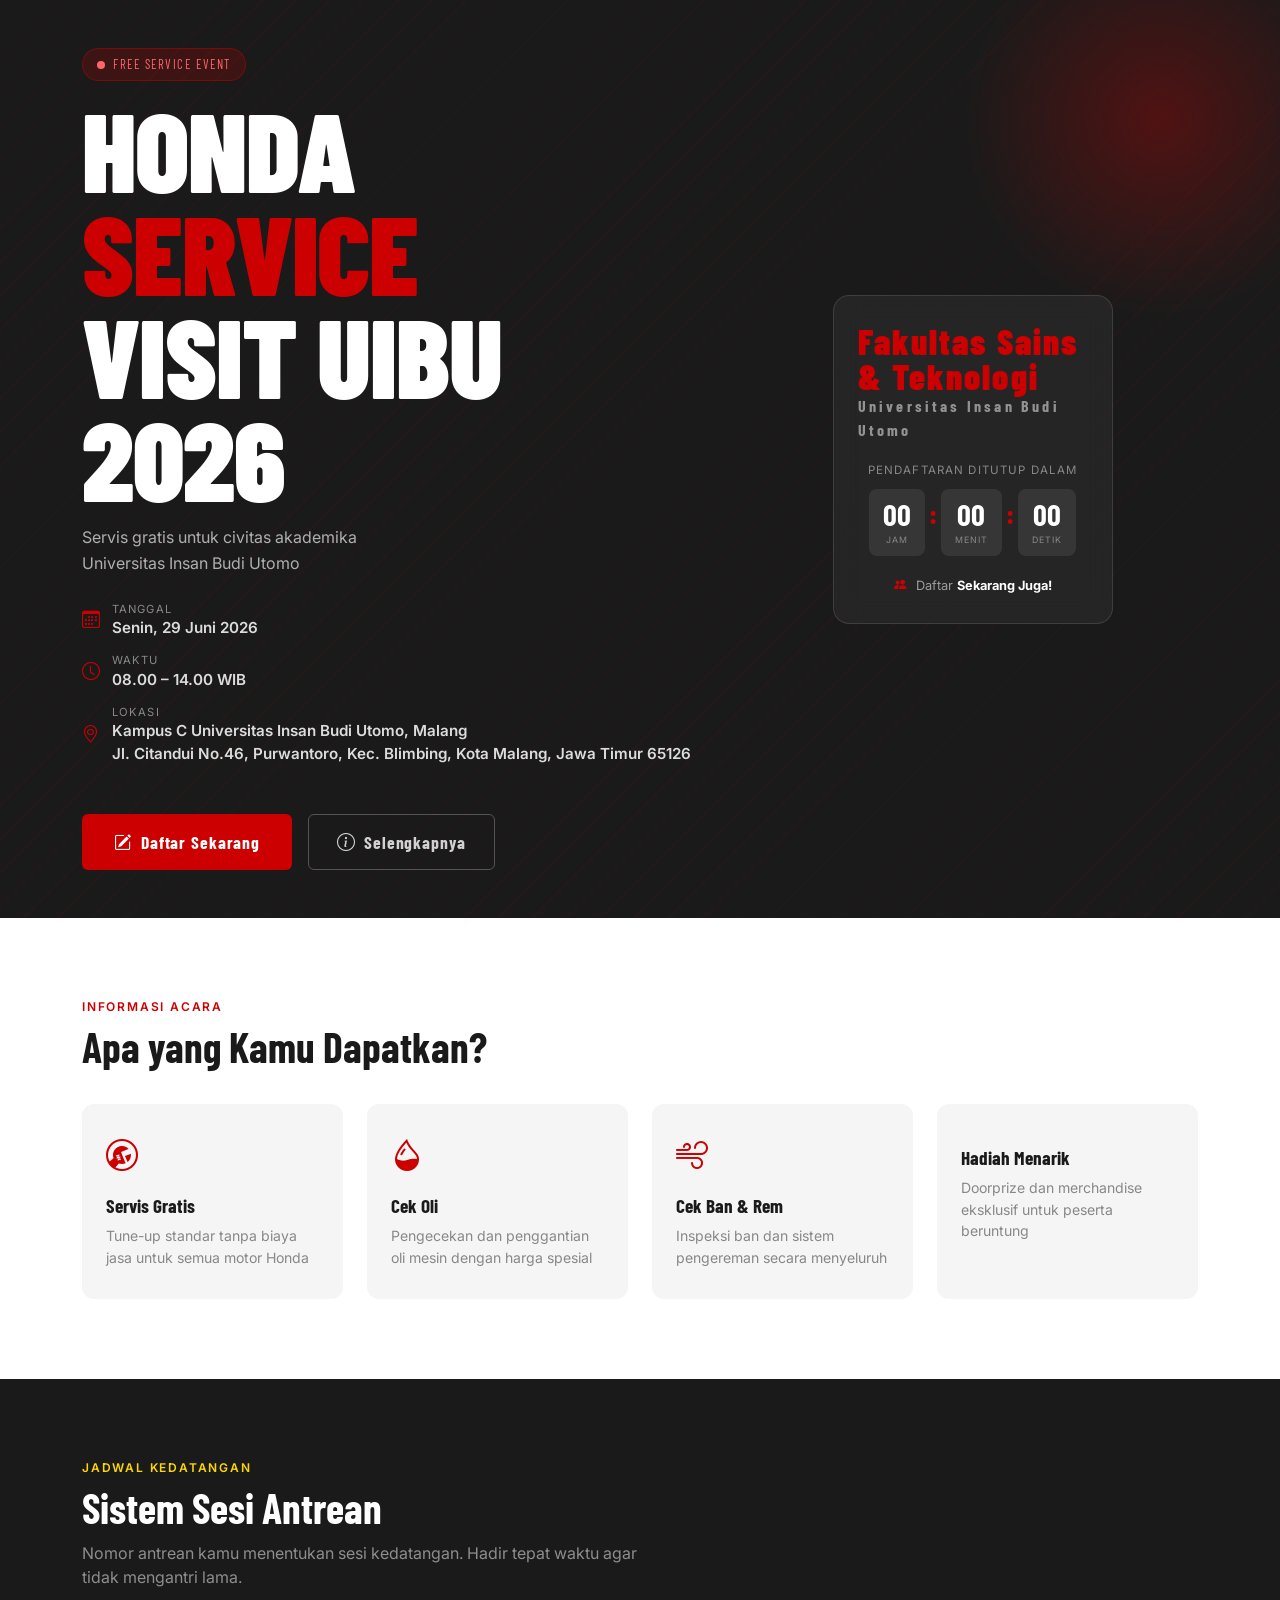
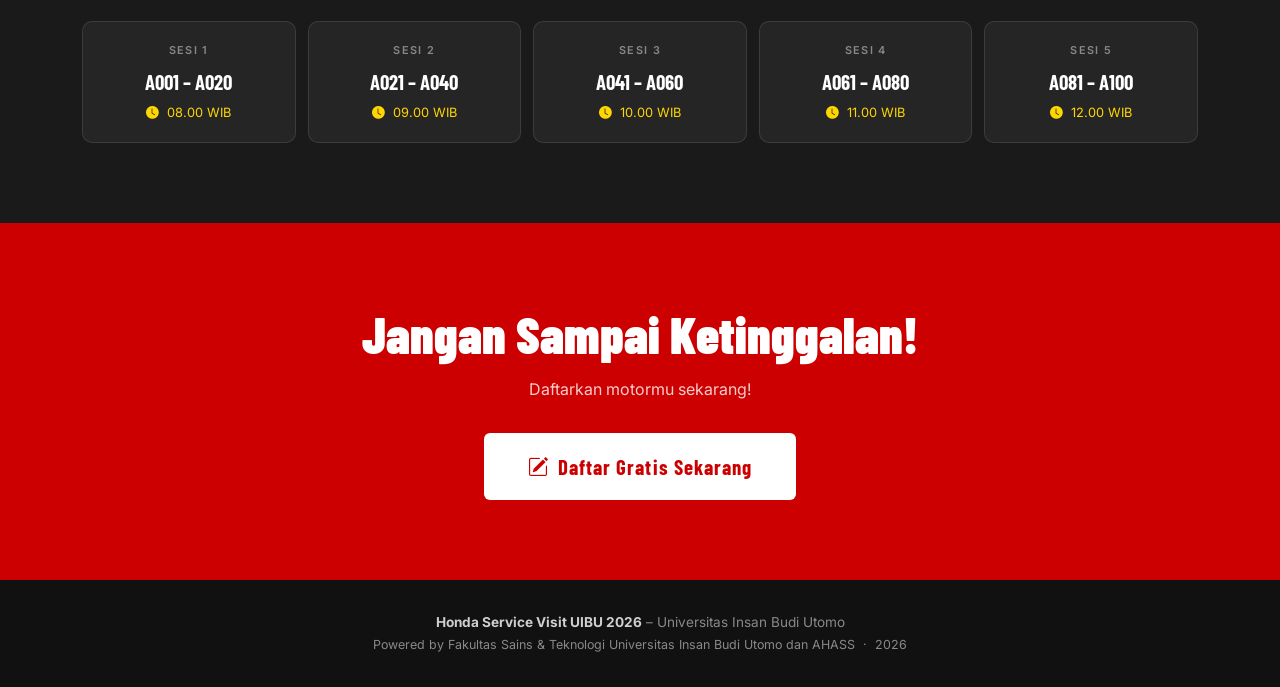
<file: index.html>
<!DOCTYPE html>
<html lang="id">
<head>
  <meta charset="UTF-8" />
  <meta name="viewport" content="width=device-width, initial-scale=1.0" />
  <title>Honda Service Visit – UIBU</title>
  <link rel="stylesheet" href="https://cdn.jsdelivr.net/npm/bootstrap@5.3.3/dist/css/bootstrap.min.css" />
  <link rel="stylesheet" href="https://cdn.jsdelivr.net/npm/bootstrap-icons@1.11.3/font/bootstrap-icons.min.css" />
  <link rel="preconnect" href="https://fonts.googleapis.com" />
  <link rel="preconnect" href="https://fonts.gstatic.com" crossorigin />
  <link href="https://fonts.googleapis.com/css2?family=Barlow+Condensed:wght@700;900&family=Inter:wght@400;500;600&display=swap" rel="stylesheet" />
  <link rel="stylesheet" href="assets/css/style.css" />
</head>
<body>

<!-- ═══════════════════ HERO ═══════════════════ -->
<header class="hero-section">
  <div class="hero-bg-overlay"></div>
  <div class="container position-relative z-1">
    <div class="row align-items-center min-vh-100 py-5">
      <div class="col-lg-7">
        <div class="badge-pill mb-3">
          <span class="dot"></span> FREE SERVICE EVENT
        </div>
        <h1 class="hero-title">
          HONDA<br>
          <span class="text-red">SERVICE</span><br>
          VISIT UIBU 2026
        </h1>
        <p class="hero-subtitle">Servis gratis untuk civitas akademika<br>Universitas Insan Budi Utomo</p>

        <div class="event-meta mt-4 mb-5">
          <div class="meta-item">
            <i class="bi bi-calendar3"></i>
            <div>
              <span class="meta-label">Tanggal</span>
              <span class="meta-value">Senin, 29 Juni 2026</span>
            </div>
          </div>
          <div class="meta-item">
            <i class="bi bi-clock"></i>
            <div>
              <span class="meta-label">Waktu</span>
              <span class="meta-value">08.00 – 14.00 WIB</span>
            </div>
          </div>
          <div class="meta-item">
            <i class="bi bi-geo-alt"></i>
            <div>
              <span class="meta-label">Lokasi</span>
              <span class="meta-value">Kampus C Universitas Insan Budi Utomo, Malang</span>
              <span class="meta-value">Jl. Citandui No.46, Purwantoro, Kec. Blimbing, Kota Malang, Jawa Timur 65126</span>
            </div>
          </div>
        </div>

        <div class="d-flex flex-wrap gap-3">
          <a href="register.html" class="btn-daftar">
            <i class="bi bi-pencil-square me-2"></i>Daftar Sekarang
          </a>
          <a href="#info" class="btn-info">
            <i class="bi bi-info-circle me-2"></i>Selengkapnya
          </a>
        </div>
      </div>

      <div class="col-lg-5 d-none d-lg-flex justify-content-center">
        <div class="hero-card">
          <div class="hero-card-inner">
            <div class="ahass-logo-mock">
              <span class="ahass-text">Fakultas Sains & Teknologi</span>
              <span class="wing-text">Universitas Insan Budi Utomo</span>
            </div>
            <div class="countdown-block">
              <p class="countdown-label">Pendaftaran Ditutup Dalam</p>
              <div class="countdown-digits" id="countdown">
                <div class="cd-unit"><span id="cd-h">00</span><small>JAM</small></div>
                <div class="cd-sep">:</div>
                <div class="cd-unit"><span id="cd-m">00</span><small>MENIT</small></div>
                <div class="cd-sep">:</div>
                <div class="cd-unit"><span id="cd-s">00</span><small>DETIK</small></div>
              </div>
            </div>
            <div class="quota-info">
              <i class="bi bi-people-fill"></i>
              Daftar <strong>Sekarang Juga!</strong>
            </div>
          </div>
        </div>
      </div>
    </div>
  </div>

  <!-- Mobile countdown -->
  <div class="mobile-countdown d-lg-none">
    <p class="countdown-label text-center mb-2">Pendaftaran Ditutup Dalam</p>
    <div class="countdown-digits justify-content-center" id="countdown-m">
      <div class="cd-unit"><span id="cd-hm">00</span><small>JAM</small></div>
      <div class="cd-sep">:</div>
      <div class="cd-unit"><span id="cd-mm">00</span><small>MENIT</small></div>
      <div class="cd-sep">:</div>
      <div class="cd-unit"><span id="cd-sm">00</span><small>DETIK</small></div>
    </div>
  </div>
</header>

<!-- ═══════════════════ INFO ═══════════════════ -->
<section id="info" class="info-section">
  <div class="container">
    <div class="section-eyebrow">Informasi Acara</div>
    <h2 class="section-title">Apa yang Kamu Dapatkan?</h2>

    <div class="row g-4 mt-2">
      <div class="col-sm-6 col-lg-3">
        <div class="feature-card">
          <div class="feature-icon">
            <i class="bi bi-wrench-adjustable-circle"></i>
          </div>
          <h5>Servis Gratis</h5>
          <p>Tune-up standar tanpa biaya jasa untuk semua motor Honda</p>
        </div>
      </div>
      <div class="col-sm-6 col-lg-3">
        <div class="feature-card">
          <div class="feature-icon">
            <i class="bi bi-droplet-half"></i>
          </div>
          <h5>Cek Oli</h5>
          <p>Pengecekan dan penggantian oli mesin dengan harga spesial</p>
        </div>
      </div>
      <div class="col-sm-6 col-lg-3">
        <div class="feature-card">
          <div class="feature-icon">
            <i class="bi bi-wind"></i>
          </div>
          <h5>Cek Ban & Rem</h5>
          <p>Inspeksi ban dan sistem pengereman secara menyeluruh</p>
        </div>
      </div>
      <div class="col-sm-6 col-lg-3">
        <div class="feature-card">
          <div class="feature-icon">
            <i class="bi bi-gift2"></i>
          </div>
          <h5>Hadiah Menarik</h5>
          <p>Doorprize dan merchandise eksklusif untuk peserta beruntung</p>
        </div>
      </div>
    </div>
  </div>
</section>

<!-- ═══════════════════ SESI ═══════════════════ -->
<section class="sesi-section">
  <div class="container">
    <div class="section-eyebrow">Jadwal Kedatangan</div>
    <h2 class="section-title">Sistem Sesi Antrean</h2>
    <p class="section-desc">Nomor antrean kamu menentukan sesi kedatangan. Hadir tepat waktu agar tidak mengantri lama.</p>

    <div class="sesi-grid">
      <div class="sesi-card sesi-a">
        <div class="sesi-badge">Sesi 1</div>
        <div class="sesi-range">A001 – A020</div>
        <div class="sesi-time"><i class="bi bi-clock-fill"></i> 08.00 WIB</div>
      </div>
      <div class="sesi-card sesi-b">
        <div class="sesi-badge">Sesi 2</div>
        <div class="sesi-range">A021 – A040</div>
        <div class="sesi-time"><i class="bi bi-clock-fill"></i> 09.00 WIB</div>
      </div>
      <div class="sesi-card sesi-c">
        <div class="sesi-badge">Sesi 3</div>
        <div class="sesi-range">A041 – A060</div>
        <div class="sesi-time"><i class="bi bi-clock-fill"></i> 10.00 WIB</div>
      </div>
      <div class="sesi-card sesi-d">
        <div class="sesi-badge">Sesi 4</div>
        <div class="sesi-range">A061 – A080</div>
        <div class="sesi-time"><i class="bi bi-clock-fill"></i> 11.00 WIB</div>
      </div>
      <div class="sesi-card sesi-e">
        <div class="sesi-badge">Sesi 5</div>
        <div class="sesi-range">A081 – A100</div>
        <div class="sesi-time"><i class="bi bi-clock-fill"></i> 12.00 WIB</div>
      </div>
    </div>
  </div>
</section>

<!-- ═══════════════════ CTA ═══════════════════ -->
<section class="cta-section">
  <div class="container text-center">
    <h2 class="cta-title">Jangan Sampai Ketinggalan!</h2>
    <p class="cta-desc">Daftarkan motormu sekarang!</p>
    <a href="register.html" class="btn-daftar btn-daftar-lg">
      <i class="bi bi-pencil-square me-2"></i>Daftar Gratis Sekarang
    </a>
  </div>
</section>

<!-- ═══════════════════ FOOTER ═══════════════════ -->
<footer class="site-footer">
  <div class="container text-center">
    <p class="mb-1">
      <strong>Honda Service Visit UIBU 2026</strong> – Universitas Insan Budi Utomo
    </p>
    <p class="footer-sub">Powered by Fakultas Sains & Teknologi Universitas Insan Budi Utomo dan AHASS &nbsp;·&nbsp; 2026</p>
  </div>
</footer>

<script src="https://cdn.jsdelivr.net/npm/bootstrap@5.3.3/dist/js/bootstrap.bundle.min.js"></script>
<script src="assets/js/app.js"></script>
</body>
</html>
</file>
<file: assets/css/style.css>
/* ─────────────────────────────────────────────
   HONDA SERVICE VISIT – style.css
   Palette:
     Red      #CC0000
     Dark     #1A1A1A
     White    #FFFFFF
     Yellow   #FFD700  (antrean accent)
     Gray-bg  #F5F5F5
     Gray-mid #888888
   ───────────────────────────────────────────── */

:root {
  --red:     #CC0000;
  --red-dk:  #990000;
  --dark:    #1A1A1A;
  --yellow:  #FFD700;
  --white:   #FFFFFF;
  --gray-bg: #F5F5F5;
  --gray-mid:#888888;
  --font-disp: 'Barlow Condensed', sans-serif;
  --font-body: 'Inter', sans-serif;
  --font-mono: 'Share Tech Mono', monospace;
}

*, *::before, *::after { box-sizing: border-box; }

body {
  font-family: var(--font-body);
  background: var(--gray-bg);
  color: var(--dark);
  margin: 0;
}

/* ══════════════════════════════════════════════
   HERO
══════════════════════════════════════════════ */
.hero-section {
  background: var(--dark);
  position: relative;
  overflow: hidden;
}

.hero-bg-overlay {
  position: absolute;
  inset: 0;
  background:
    repeating-linear-gradient(
      -45deg,
      rgba(204,0,0,.07) 0px,
      rgba(204,0,0,.07) 1px,
      transparent 1px,
      transparent 24px
    );
  z-index: 0;
}

.hero-section::before {
  content: '';
  position: absolute;
  top: -80px; right: -80px;
  width: 400px; height: 400px;
  background: radial-gradient(circle, rgba(204,0,0,.3) 0%, transparent 70%);
  z-index: 0;
}

.z-1 { position: relative; z-index: 1; }

.badge-pill {
  display: inline-flex;
  align-items: center;
  gap: 8px;
  background: rgba(204,0,0,.2);
  border: 1px solid rgba(204,0,0,.4);
  color: #ff6666;
  font-family: var(--font-disp);
  font-size: .8rem;
  letter-spacing: .12em;
  padding: 6px 14px;
  border-radius: 999px;
}
.dot {
  width: 8px; height: 8px;
  background: #ff6666;
  border-radius: 50%;
  animation: pulse 1.5s ease-in-out infinite;
}
@keyframes pulse {
  0%,100% { opacity: 1; transform: scale(1); }
  50% { opacity: .5; transform: scale(.7); }
}

.hero-title {
  font-family: var(--font-disp);
  font-weight: 900;
  font-size: clamp(3.5rem, 10vw, 7rem);
  line-height: .92;
  color: var(--white);
  letter-spacing: -.01em;
  margin: 0;
}
.hero-title .text-red { color: var(--red); }

.hero-subtitle {
  color: rgba(255,255,255,.65);
  font-size: 1rem;
  line-height: 1.6;
  margin-top: 1rem;
}

/* Event meta */
.event-meta {
  display: flex;
  flex-direction: column;
  gap: 12px;
}
.meta-item {
  display: flex;
  align-items: center;
  gap: 12px;
  color: rgba(255,255,255,.85);
}
.meta-item i {
  font-size: 1.1rem;
  color: var(--red);
  flex-shrink: 0;
}
.meta-item div {
  display: flex;
  flex-direction: column;
}
.meta-label {
  font-size: .7rem;
  letter-spacing: .1em;
  text-transform: uppercase;
  color: var(--gray-mid);
}
.meta-value {
  font-weight: 600;
  font-size: .95rem;
}

/* Buttons */
.btn-daftar {
  display: inline-flex;
  align-items: center;
  background: var(--red);
  color: var(--white);
  font-family: var(--font-disp);
  font-weight: 700;
  font-size: 1.1rem;
  letter-spacing: .05em;
  padding: 14px 32px;
  border-radius: 6px;
  text-decoration: none;
  border: none;
  cursor: pointer;
  transition: background .2s, transform .15s;
}
.btn-daftar:hover {
  background: var(--red-dk);
  color: var(--white);
  transform: translateY(-2px);
}
.btn-daftar-lg { font-size: 1.3rem; padding: 18px 44px; }

.btn-info {
  display: inline-flex;
  align-items: center;
  background: transparent;
  color: rgba(255,255,255,.8);
  font-family: var(--font-disp);
  font-weight: 700;
  font-size: 1.1rem;
  letter-spacing: .05em;
  padding: 14px 28px;
  border-radius: 6px;
  text-decoration: none;
  border: 1px solid rgba(255,255,255,.25);
  transition: border-color .2s, color .2s;
}
.btn-info:hover {
  border-color: rgba(255,255,255,.6);
  color: var(--white);
}

/* Hero card */
.hero-card {
  width: 280px;
}
.hero-card-inner {
  background: rgba(255,255,255,.05);
  border: 1px solid rgba(255,255,255,.12);
  border-radius: 16px;
  padding: 28px 24px;
  backdrop-filter: blur(12px);
}

.ahass-logo-mock {
  display: flex;
  flex-direction: column;
  align-items: center;
  margin-bottom: 20px;
}
.ahass-text {
  font-family: var(--font-disp);
  font-weight: 900;
  font-size: 2.2rem;
  color: var(--red);
  letter-spacing: .06em;
  line-height: 1;
}
.wing-text {
  font-family: var(--font-disp);
  font-weight: 700;
  font-size: 1rem;
  color: rgba(255,255,255,.5);
  letter-spacing: .2em;
}

/* Countdown */
.countdown-block { text-align: center; margin-bottom: 20px; }
.countdown-label {
  font-size: .72rem;
  letter-spacing: .1em;
  text-transform: uppercase;
  color: var(--gray-mid);
  margin-bottom: 10px;
}
.countdown-digits {
  display: flex;
  align-items: center;
  justify-content: center;
  gap: 4px;
}
.cd-unit {
  display: flex;
  flex-direction: column;
  align-items: center;
  background: rgba(255,255,255,.08);
  border-radius: 8px;
  padding: 10px 14px;
}
.cd-unit span {
  font-family: var(--font-disp);
  font-weight: 700;
  font-size: 1.9rem;
  color: var(--white);
  line-height: 1;
  min-width: 2ch;
  text-align: center;
}
.cd-unit small {
  font-size: .55rem;
  letter-spacing: .12em;
  color: var(--gray-mid);
  margin-top: 3px;
}
.cd-sep {
  font-family: var(--font-disp);
  font-weight: 900;
  font-size: 1.6rem;
  color: var(--red);
  margin-bottom: 14px;
}

.quota-info {
  text-align: center;
  font-size: .8rem;
  color: rgba(255,255,255,.55);
}
.quota-info i { color: var(--red); margin-right: 5px; }
.quota-info strong { color: var(--white); }

/* Mobile countdown */
.mobile-countdown {
  background: rgba(255,255,255,.05);
  border-top: 1px solid rgba(255,255,255,.1);
  padding: 20px 16px 28px;
}
.mobile-countdown .countdown-label { color: rgba(255,255,255,.5); }

/* ══════════════════════════════════════════════
   SECTIONS
══════════════════════════════════════════════ */
.section-eyebrow {
  font-size: .75rem;
  font-weight: 600;
  letter-spacing: .15em;
  text-transform: uppercase;
  color: var(--red);
  margin-bottom: 6px;
}
.section-title {
  font-family: var(--font-disp);
  font-weight: 700;
  font-size: clamp(1.8rem, 4vw, 2.6rem);
  color: var(--dark);
  margin: 0;
}
.section-desc {
  color: var(--gray-mid);
  max-width: 560px;
  margin-top: 8px;
}

/* Info section */
.info-section {
  padding: 80px 0;
  background: var(--white);
}

.feature-card {
  background: var(--gray-bg);
  border-radius: 12px;
  padding: 28px 24px;
  height: 100%;
  transition: transform .2s, box-shadow .2s;
  border-bottom: 3px solid transparent;
}
.feature-card:hover {
  transform: translateY(-4px);
  box-shadow: 0 12px 32px rgba(0,0,0,.08);
  border-bottom-color: var(--red);
}
.feature-icon {
  font-size: 2rem;
  color: var(--red);
  margin-bottom: 14px;
}
.feature-card h5 {
  font-family: var(--font-disp);
  font-weight: 700;
  font-size: 1.2rem;
  margin-bottom: 8px;
}
.feature-card p {
  color: var(--gray-mid);
  font-size: .88rem;
  margin: 0;
}

/* Sesi section */
.sesi-section {
  padding: 80px 0;
  background: var(--dark);
}
.sesi-section .section-eyebrow { color: var(--yellow); }
.sesi-section .section-title { color: var(--white); }
.sesi-section .section-desc { color: rgba(255,255,255,.5); }

.sesi-grid {
  display: flex;
  flex-wrap: wrap;
  gap: 12px;
  margin-top: 32px;
}
.sesi-card {
  flex: 1 1 150px;
  background: rgba(255,255,255,.05);
  border: 1px solid rgba(255,255,255,.1);
  border-radius: 10px;
  padding: 20px 16px;
  text-align: center;
  transition: background .2s;
}
.sesi-card:hover { background: rgba(255,255,255,.1); }

.sesi-badge {
  font-size: .68rem;
  letter-spacing: .12em;
  font-weight: 600;
  text-transform: uppercase;
  color: var(--gray-mid);
  margin-bottom: 8px;
}
.sesi-range {
  font-family: var(--font-disp);
  font-weight: 700;
  font-size: 1.3rem;
  color: var(--white);
  margin-bottom: 6px;
}
.sesi-time {
  font-size: .8rem;
  color: var(--yellow);
}
.sesi-time i { margin-right: 4px; }

/* CTA */
.cta-section {
  padding: 80px 0;
  background: var(--red);
}
.cta-title {
  font-family: var(--font-disp);
  font-weight: 900;
  font-size: clamp(2rem, 5vw, 3.2rem);
  color: var(--white);
  margin-bottom: 12px;
}
.cta-desc {
  color: rgba(255,255,255,.8);
  font-size: 1rem;
  margin-bottom: 32px;
}
.cta-section .btn-daftar {
  background: var(--white);
  color: var(--red);
}
.cta-section .btn-daftar:hover {
  background: rgba(255,255,255,.9);
  color: var(--red-dk);
}

/* Footer */
.site-footer {
  background: #111;
  color: rgba(255,255,255,.5);
  padding: 32px 0;
  font-size: .85rem;
}
.site-footer strong { color: rgba(255,255,255,.8); }
.footer-sub { font-size: .78rem; margin: 0; }

/* ══════════════════════════════════════════════
   REGISTER PAGE
══════════════════════════════════════════════ */
.register-page {
  background: var(--gray-bg);
  min-height: 100vh;
}

.register-wrap {
  max-width: 700px;
  margin: 0 auto;
  padding-bottom: 60px;
}

.register-header {
  background: var(--dark);
  padding: 16px 20px 20px;
  position: sticky;
  top: 0;
  z-index: 100;
  display: flex;
  flex-direction: column;
  gap: 4px;
}

.back-link {
  color: rgba(255,255,255,.5);
  text-decoration: none;
  font-size: .82rem;
  display: flex;
  align-items: center;
  gap: 6px;
  transition: color .2s;
}
.back-link:hover { color: var(--white); }

.register-logo {
  display: flex;
  align-items: center;
  gap: 10px;
}
.ahass-text-sm {
  font-family: var(--font-disp);
  font-weight: 900;
  font-size: 1.3rem;
  color: var(--red);
  letter-spacing: .06em;
}
.reg-title-top {
  font-family: var(--font-disp);
  font-weight: 700;
  font-size: 1.1rem;
  color: rgba(255,255,255,.9);
  letter-spacing: .04em;
}
.reg-step-label {
  font-size: .72rem;
  letter-spacing: .12em;
  text-transform: uppercase;
  color: var(--gray-mid);
}

/* Form card */
.form-card {
  background: var(--white);
  border-radius: 16px;
  padding: 32px 28px;
  margin-top: 24px;
  box-shadow: 0 4px 24px rgba(0,0,0,.06);
}

.form-section-title {
  font-family: var(--font-disp);
  font-weight: 700;
  font-size: 1.1rem;
  color: var(--dark);
  letter-spacing: .04em;
  margin-bottom: 16px;
  display: flex;
  align-items: center;
  gap: 10px;
  padding-bottom: 10px;
  border-bottom: 2px solid var(--gray-bg);
}
.form-section-num {
  background: var(--red);
  color: var(--white);
  font-family: var(--font-disp);
  font-weight: 700;
  font-size: .85rem;
  width: 28px; height: 28px;
  display: inline-flex;
  align-items: center;
  justify-content: center;
  border-radius: 50%;
}

/* Status radio */
.status-radio-group {
  display: flex;
  gap: 10px;
  flex-wrap: wrap;
}
.status-radio-label {
  cursor: pointer;
  flex: 1 1 100px;
}
.status-radio-label input[type=radio] { display: none; }
.status-radio-label span {
  display: flex;
  flex-direction: column;
  align-items: center;
  gap: 6px;
  padding: 14px 10px;
  border: 2px solid #ddd;
  border-radius: 10px;
  font-size: .85rem;
  font-weight: 500;
  color: var(--gray-mid);
  transition: all .2s;
  text-align: center;
}
.status-radio-label span i {
  font-size: 1.4rem;
  display: block;
}
.status-radio-label input:checked + span {
  border-color: var(--red);
  background: rgba(204,0,0,.06);
  color: var(--red);
}

/* Plat styling */
.form-control-plat {
  font-family: var(--font-disp);
  font-weight: 700;
  font-size: 1.3rem;
  letter-spacing: .08em;
  text-transform: uppercase;
}

/* Alert note */
.alert-note {
  background: rgba(204,0,0,.06);
  border: none;
  border-left: 4px solid var(--red);
  border-radius: 6px;
  color: var(--dark);
  font-size: .85rem;
}
.alert-note i { color: var(--red); }

/* form note */
.form-note {
  color: var(--gray-mid);
  font-size: .78rem;
}
.form-note i { color: #4CAF50; }

/* Bootstrap overrides */
.form-control:focus, .form-select:focus {
  border-color: var(--red);
  box-shadow: 0 0 0 3px rgba(204,0,0,.12);
}
.form-label {
  font-weight: 500;
  font-size: .88rem;
  margin-bottom: 6px;
}
.text-red { color: var(--red); }

/* ══════════════════════════════════════════════
   SUCCESS / TICKET PAGE
══════════════════════════════════════════════ */
.success-page {
  background: var(--gray-bg);
  min-height: 100vh;
}
.success-wrap {
  max-width: 520px;
  margin: 0 auto;
  padding-bottom: 60px;
  position: relative;
}

#confetti-canvas {
  position: fixed;
  top: 0; left: 0;
  width: 100%; height: 100%;
  pointer-events: none;
  z-index: 999;
}

.success-topbar {
  background: var(--dark);
  display: flex;
  align-items: center;
  justify-content: space-between;
  padding: 14px 20px;
}
.success-topbar-title {
  font-family: var(--font-disp);
  font-size: .9rem;
  font-weight: 700;
  color: rgba(255,255,255,.7);
  letter-spacing: .04em;
}

.success-banner {
  display: flex;
  align-items: center;
  gap: 16px;
  padding: 24px 20px;
}
.success-icon {
  font-size: 2.5rem;
  color: #4CAF50;
  flex-shrink: 0;
}
.success-title {
  font-family: var(--font-disp);
  font-weight: 700;
  font-size: 1.6rem;
  color: var(--dark);
  margin: 0;
}
.success-sub {
  color: var(--gray-mid);
  font-size: .85rem;
  margin: 0;
}

/* ════════ TIKET ════════ */
.ticket-wrapper {
  background: var(--white);
  border-radius: 16px;
  overflow: hidden;
  box-shadow: 0 8px 40px rgba(0,0,0,.14);
  margin: 0 16px;
}

.ticket-head {
  background: var(--dark);
  display: flex;
  justify-content: space-between;
  align-items: center;
  padding: 18px 24px;
}
.ticket-brand {
  display: flex;
  flex-direction: column;
}
.ticket-ahass {
  font-family: var(--font-disp);
  font-weight: 900;
  font-size: 1.8rem;
  color: var(--red);
  letter-spacing: .06em;
  line-height: 1;
}
.ticket-event {
  font-family: var(--font-disp);
  font-weight: 700;
  font-size: .95rem;
  color: rgba(255,255,255,.8);
  letter-spacing: .08em;
}
.ticket-uibu {
  font-size: .75rem;
  color: var(--gray-mid);
  letter-spacing: .1em;
}

/* THE SIGNATURE — Queue Number Display */
.queue-block {
  background: var(--dark);
  text-align: center;
  padding: 20px 24px 28px;
}
.queue-label {
  font-size: .65rem;
  letter-spacing: .2em;
  text-transform: uppercase;
  color: var(--gray-mid);
  margin-bottom: 6px;
}
.queue-number {
  font-family: var(--font-disp);
  font-weight: 900;
  font-size: clamp(4.5rem, 18vw, 7rem);
  color: var(--yellow);
  line-height: 1;
  letter-spacing: .02em;
  text-shadow: 0 0 40px rgba(255,215,0,.3);
  animation: glow 2s ease-in-out infinite alternate;
}
@keyframes glow {
  from { text-shadow: 0 0 20px rgba(255,215,0,.2); }
  to   { text-shadow: 0 0 50px rgba(255,215,0,.5); }
}
.queue-sesi {
  font-size: .78rem;
  color: rgba(255,255,255,.5);
  margin-top: 8px;
}

/* Perforation */
.ticket-perforation {
  display: flex;
  align-items: center;
  background: var(--gray-bg);
  padding: 0 -20px;
}
.perf-circle {
  width: 24px; height: 24px;
  background: var(--gray-bg);
  border-radius: 50%;
  flex-shrink: 0;
}
.perf-circle.perf-left { margin-left: -12px; }
.perf-circle.perf-right { margin-right: -12px; }
.perf-line {
  flex: 1;
  border-top: 2px dashed #ddd;
  margin: 0 8px;
}

/* Ticket body */
.ticket-body {
  padding: 20px 24px;
  display: flex;
  gap: 20px;
  align-items: flex-start;
}

.ticket-info-grid {
  flex: 1;
  display: grid;
  grid-template-columns: 1fr 1fr;
  gap: 14px 12px;
}
.ticket-info-item {
  display: flex;
  flex-direction: column;
  gap: 2px;
}
.ti-label {
  font-size: .65rem;
  letter-spacing: .1em;
  text-transform: uppercase;
  color: var(--gray-mid);
}
.ti-value {
  font-weight: 600;
  font-size: .88rem;
  color: var(--dark);
  word-break: break-word;
}

/* QR */
.qr-block {
  flex-shrink: 0;
  text-align: center;
}
#qrcode {
  width: 100px;
  height: 100px;
}
#qrcode img, #qrcode canvas {
  width: 100px !important;
  height: 100px !important;
  display: block;
}
.qr-caption {
  font-size: .6rem;
  color: var(--gray-mid);
  margin-top: 6px;
  max-width: 80px;
  line-height: 1.3;
}

.ticket-footer {
  background: var(--gray-bg);
  padding: 12px 24px;
  border-top: 1px solid #eee;
}
.ticket-date {
  font-size: .78rem;
  color: var(--gray-mid);
}
.ticket-date i { color: var(--red); margin-right: 3px; }

/* Sesi info card */
.sesi-info-card {
  display: flex;
  align-items: center;
  gap: 14px;
  margin: 16px 16px 0;
  background: rgba(255,215,0,.1);
  border: 1px solid rgba(255,215,0,.4);
  border-radius: 10px;
  padding: 16px 18px;
}
.sesi-info-icon {
  font-size: 1.6rem;
  color: var(--yellow);
  flex-shrink: 0;
}
.sesi-info-title {
  font-weight: 600;
  font-size: .88rem;
  color: var(--dark);
  margin-bottom: 2px;
}
.sesi-info-desc {
  font-size: .78rem;
  color: var(--gray-mid);
}

/* Action buttons */
.action-buttons {
  display: flex;
  gap: 10px;
  padding: 16px 16px 0;
  flex-wrap: wrap;
}
.btn-action {
  flex: 1 1 120px;
  display: inline-flex;
  align-items: center;
  justify-content: center;
  padding: 12px 16px;
  border-radius: 8px;
  font-size: .88rem;
  font-weight: 600;
  text-decoration: none;
  border: none;
  cursor: pointer;
  transition: transform .15s, opacity .15s;
}
.btn-action:hover { transform: translateY(-2px); opacity: .9; }

.btn-screenshot { background: var(--red); color: var(--white); }
.btn-share { background: #1DB954; color: var(--white); }
.btn-home { background: var(--dark); color: var(--white); }

.screenshot-hint {
  text-align: center;
  color: var(--gray-mid);
  font-size: .78rem;
  padding: 12px 16px 0;
}
.screenshot-hint i { margin-right: 4px; }

/* ══════════════════════════════════════════════
   RESPONSIVE
══════════════════════════════════════════════ */
@media (max-width: 480px) {
  .form-card { padding: 24px 16px; border-radius: 12px; }
  .ticket-body { flex-direction: column; }
  .qr-block { align-self: center; }
  .ticket-info-grid { grid-template-columns: 1fr; gap: 10px; }
  .action-buttons { flex-direction: column; }
  .btn-action { flex: none; width: 100%; }
  .status-radio-group { flex-direction: column; }
  .status-radio-label span { flex-direction: row; justify-content: flex-start; padding: 12px 16px; }
}

@media (max-width: 576px) {
  .sesi-grid { flex-direction: column; }
  .sesi-card { flex: none; }
  .event-meta { gap: 10px; }
}
</file>
